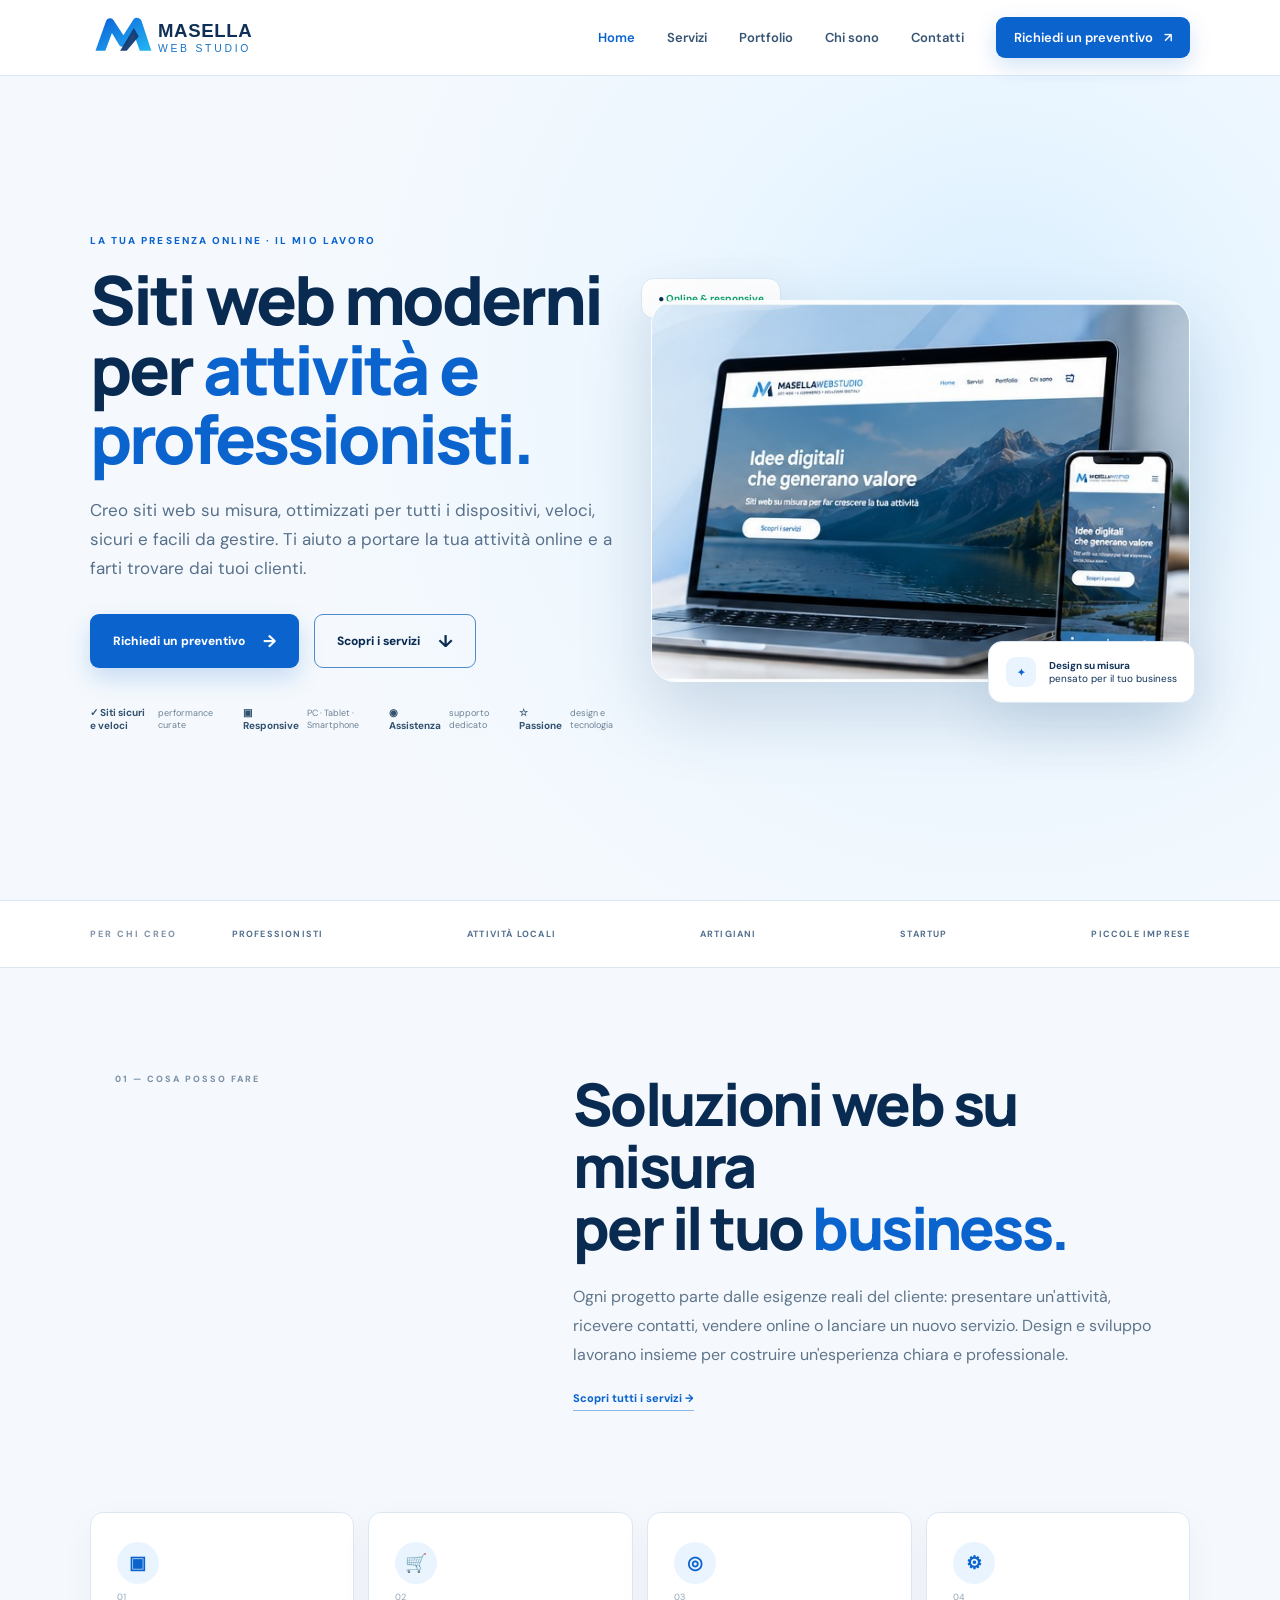
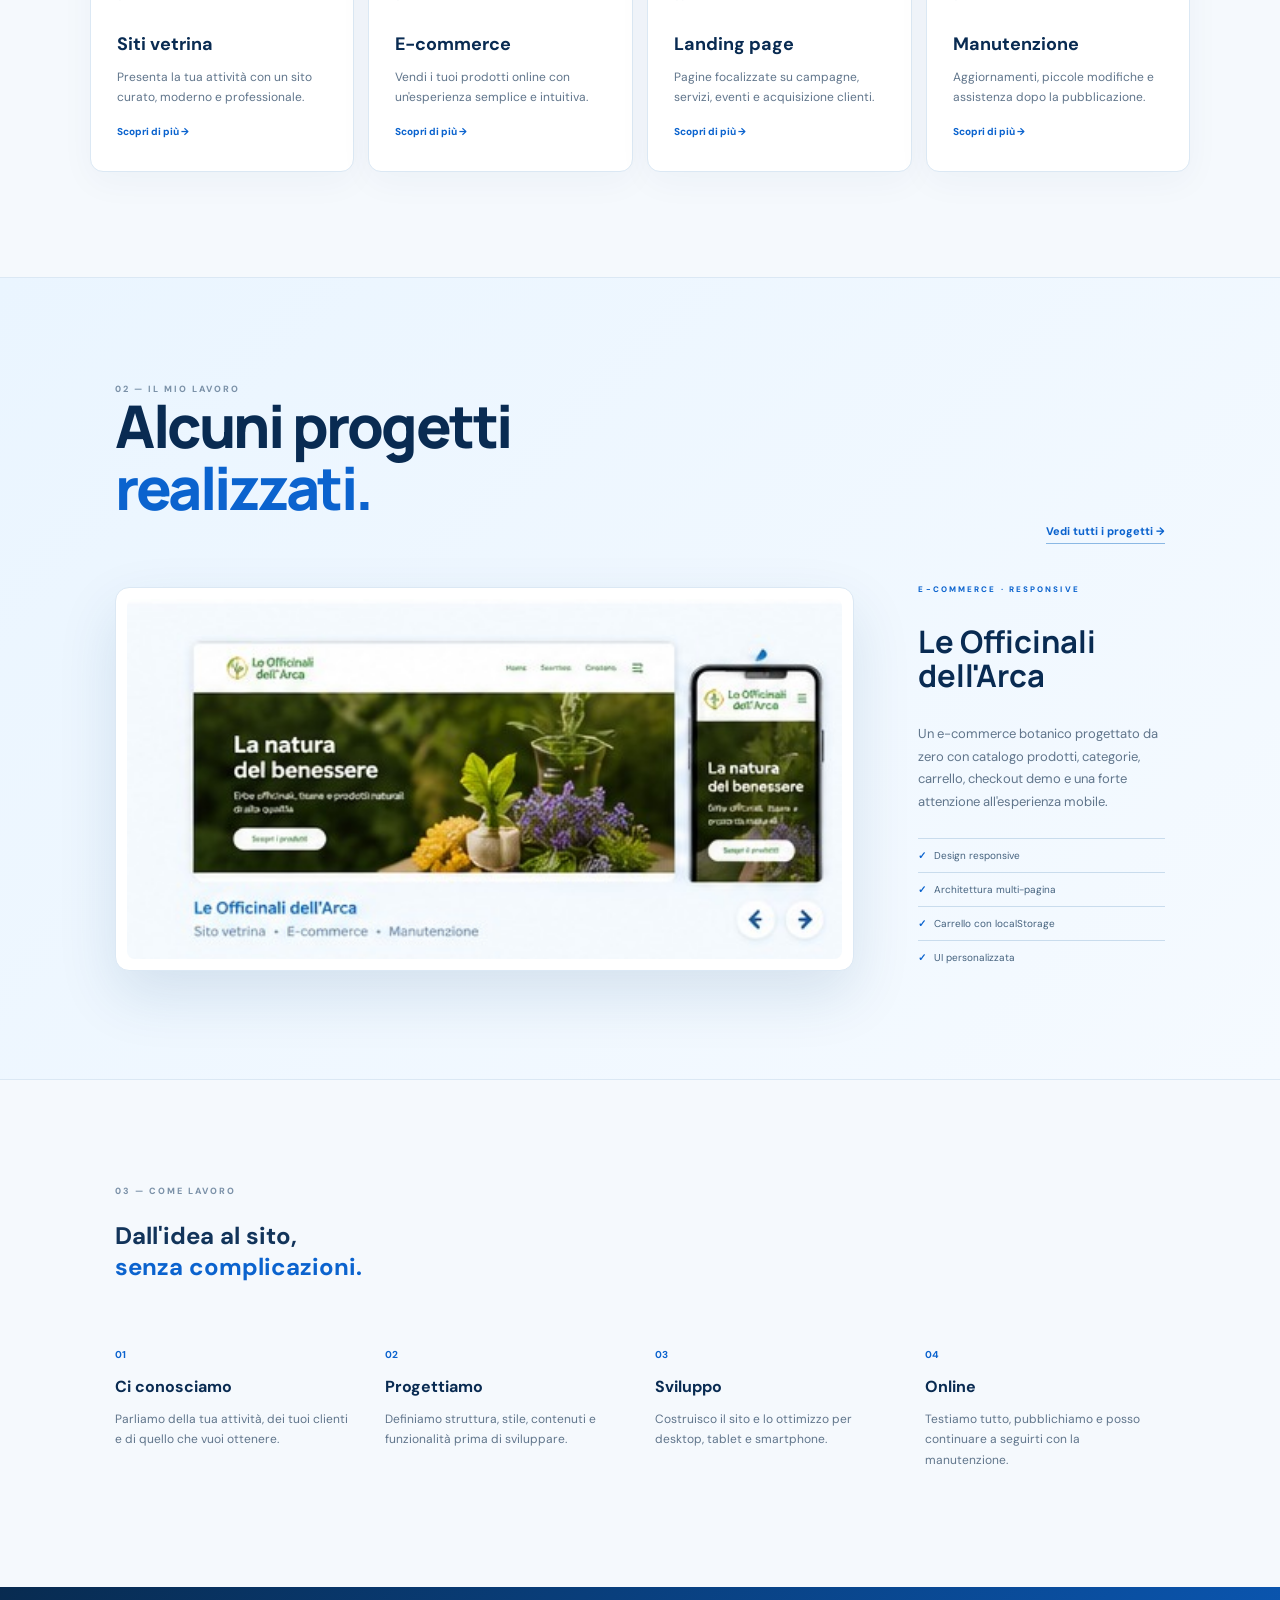
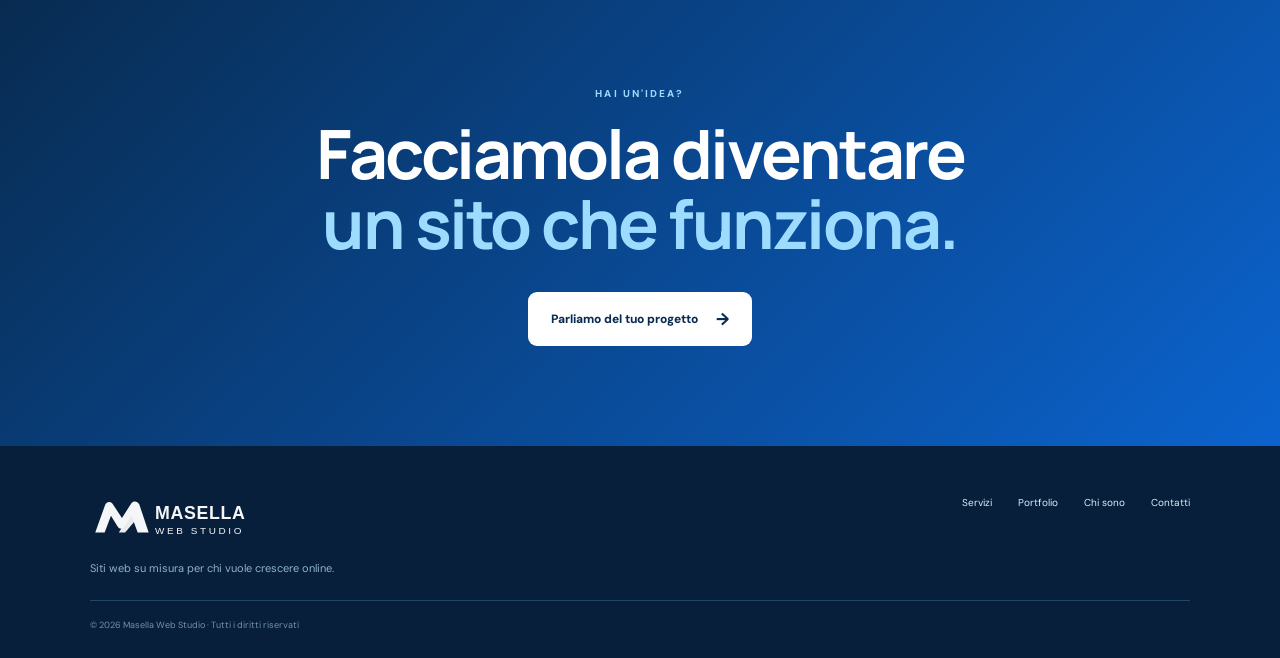
<file: index.html>
<!DOCTYPE html><html lang="it"><head><meta charset="UTF-8"><meta name="viewport" content="width=device-width, initial-scale=1.0"><title>Masella Web Studio — Siti web moderni</title><meta name="description" content="Masella Web Studio crea siti web moderni, responsive e su misura per attività e professionisti."><link rel="icon" href="assets/logo.svg"><link rel="stylesheet" href="css/style.css"></head><body>
<header class="site-header"><a class="brand" href="index.html"><img class="brand-logo" src="assets/logo.svg" alt="Masella Web Studio"></a><button class="menu-toggle" aria-label="Apri menu">☰</button><nav class="nav"><a class="active" href="index.html">Home</a><a href="servizi.html">Servizi</a><a href="portfolio.html">Portfolio</a><a href="chi-siamo.html">Chi sono</a><a href="contatti.html">Contatti</a><a class="nav-cta" href="contatti.html">Richiedi un preventivo <span>↗</span></a></nav></header>
<main>
<section class="hero"><div class="hero-copy"><p class="eyebrow">LA TUA PRESENZA ONLINE · IL MIO LAVORO</p><h1>Siti web moderni<br>per <em>attività e professionisti.</em></h1><p class="hero-text">Creo siti web su misura, ottimizzati per tutti i dispositivi, veloci, sicuri e facili da gestire. Ti aiuto a portare la tua attività online e a farti trovare dai tuoi clienti.</p><div class="hero-actions"><a class="btn btn-blue" href="contatti.html">Richiedi un preventivo <span>→</span></a><a class="btn btn-outline" href="servizi.html">Scopri i servizi <span>↓</span></a></div><div class="hero-proof"><div><strong>✓ Siti sicuri e veloci</strong><span>performance curate</span></div><div><strong>▣ Responsive</strong><span>PC · Tablet · Smartphone</span></div><div><strong>◉ Assistenza</strong><span>supporto dedicato</span></div><div><strong>☆ Passione</strong><span>design e tecnologia</span></div></div></div><div class="hero-visual"><div class="floating-pill">● <b>Online & responsive</b></div><div class="hero-image-wrap"><img src="assets/hero-devices.jpg" alt="Anteprima di un sito web su laptop e smartphone"></div><div class="floating-card"><span class="floating-icon">✦</span><div><b>Design su misura</b><br><span>pensato per il tuo business</span></div></div></div></section>
<section class="trust"><p>PER CHI CREO</p><div><span>PROFESSIONISTI</span><span>ATTIVITÀ LOCALI</span><span>ARTIGIANI</span><span>STARTUP</span><span>PICCOLE IMPRESE</span></div></section>
<section class="section intro"><div class="section-label">01 — COSA POSSO FARE</div><div><h2>Soluzioni web su misura<br>per il tuo <em>business.</em></h2><p>Ogni progetto parte dalle esigenze reali del cliente: presentare un'attività, ricevere contatti, vendere online o lanciare un nuovo servizio. Design e sviluppo lavorano insieme per costruire un'esperienza chiara e professionale.</p><a class="text-link" href="servizi.html">Scopri tutti i servizi →</a></div></section>
<section class="services-preview"><article><div class="service-icon">▣</div><span class="num">01</span><h3>Siti vetrina</h3><p>Presenta la tua attività con un sito curato, moderno e professionale.</p><a href="servizi.html">Scopri di più →</a></article><article><div class="service-icon">🛒</div><span class="num">02</span><h3>E-commerce</h3><p>Vendi i tuoi prodotti online con un'esperienza semplice e intuitiva.</p><a href="servizi.html">Scopri di più →</a></article><article><div class="service-icon">◎</div><span class="num">03</span><h3>Landing page</h3><p>Pagine focalizzate su campagne, servizi, eventi e acquisizione clienti.</p><a href="servizi.html">Scopri di più →</a></article><article><div class="service-icon">⚙</div><span class="num">04</span><h3>Manutenzione</h3><p>Aggiornamenti, piccole modifiche e assistenza dopo la pubblicazione.</p><a href="servizi.html">Scopri di più →</a></article></section>
<section class="section featured"><div class="featured-head"><div><div class="section-label">02 — IL MIO LAVORO</div><h2>Alcuni progetti<br><em>realizzati.</em></h2></div><a class="text-link" href="portfolio.html">Vedi tutti i progetti →</a></div><div class="project-showcase"><div class="project-mock"><img src="assets/officinali-preview.jpg" alt="Anteprima del progetto Le Officinali dell'Arca"></div><div class="project-info"><p class="eyebrow">E-COMMERCE · RESPONSIVE</p><h3>Le Officinali dell'Arca</h3><p>Un e-commerce botanico progettato da zero con catalogo prodotti, categorie, carrello, checkout demo e una forte attenzione all'esperienza mobile.</p><ul><li>Design responsive</li><li>Architettura multi-pagina</li><li>Carrello con localStorage</li><li>UI personalizzata</li></ul></div></div></section>
<section class="process"><div class="section-label">03 — COME LAVORO</div><h2>Dall'idea al sito,<br><em>senza complicazioni.</em></h2><div class="process-grid"><div><b>01</b><h3>Ci conosciamo</h3><p>Parliamo della tua attività, dei tuoi clienti e di quello che vuoi ottenere.</p></div><div><b>02</b><h3>Progettiamo</h3><p>Definiamo struttura, stile, contenuti e funzionalità prima di sviluppare.</p></div><div><b>03</b><h3>Sviluppo</h3><p>Costruisco il sito e lo ottimizzo per desktop, tablet e smartphone.</p></div><div><b>04</b><h3>Online</h3><p>Testiamo tutto, pubblichiamo e posso continuare a seguirti con la manutenzione.</p></div></div></section>
<section class="cta"><p class="eyebrow">HAI UN'IDEA?</p><h2>Facciamola diventare<br><em>un sito che funziona.</em></h2><a class="btn btn-light" href="contatti.html">Parliamo del tuo progetto <span>→</span></a></section>
</main><footer><div><a class="brand footer-brand" href="index.html"><img class="brand-logo" src="assets/logo.svg" alt="Masella Web Studio"></a><p>Siti web su misura per chi vuole crescere online.</p></div><div class="footer-links"><a href="servizi.html">Servizi</a><a href="portfolio.html">Portfolio</a><a href="chi-siamo.html">Chi sono</a><a href="contatti.html">Contatti</a></div><small>© 2026 Masella Web Studio · Tutti i diritti riservati</small></footer><script src="js/site.js"></script></body></html>
</file>
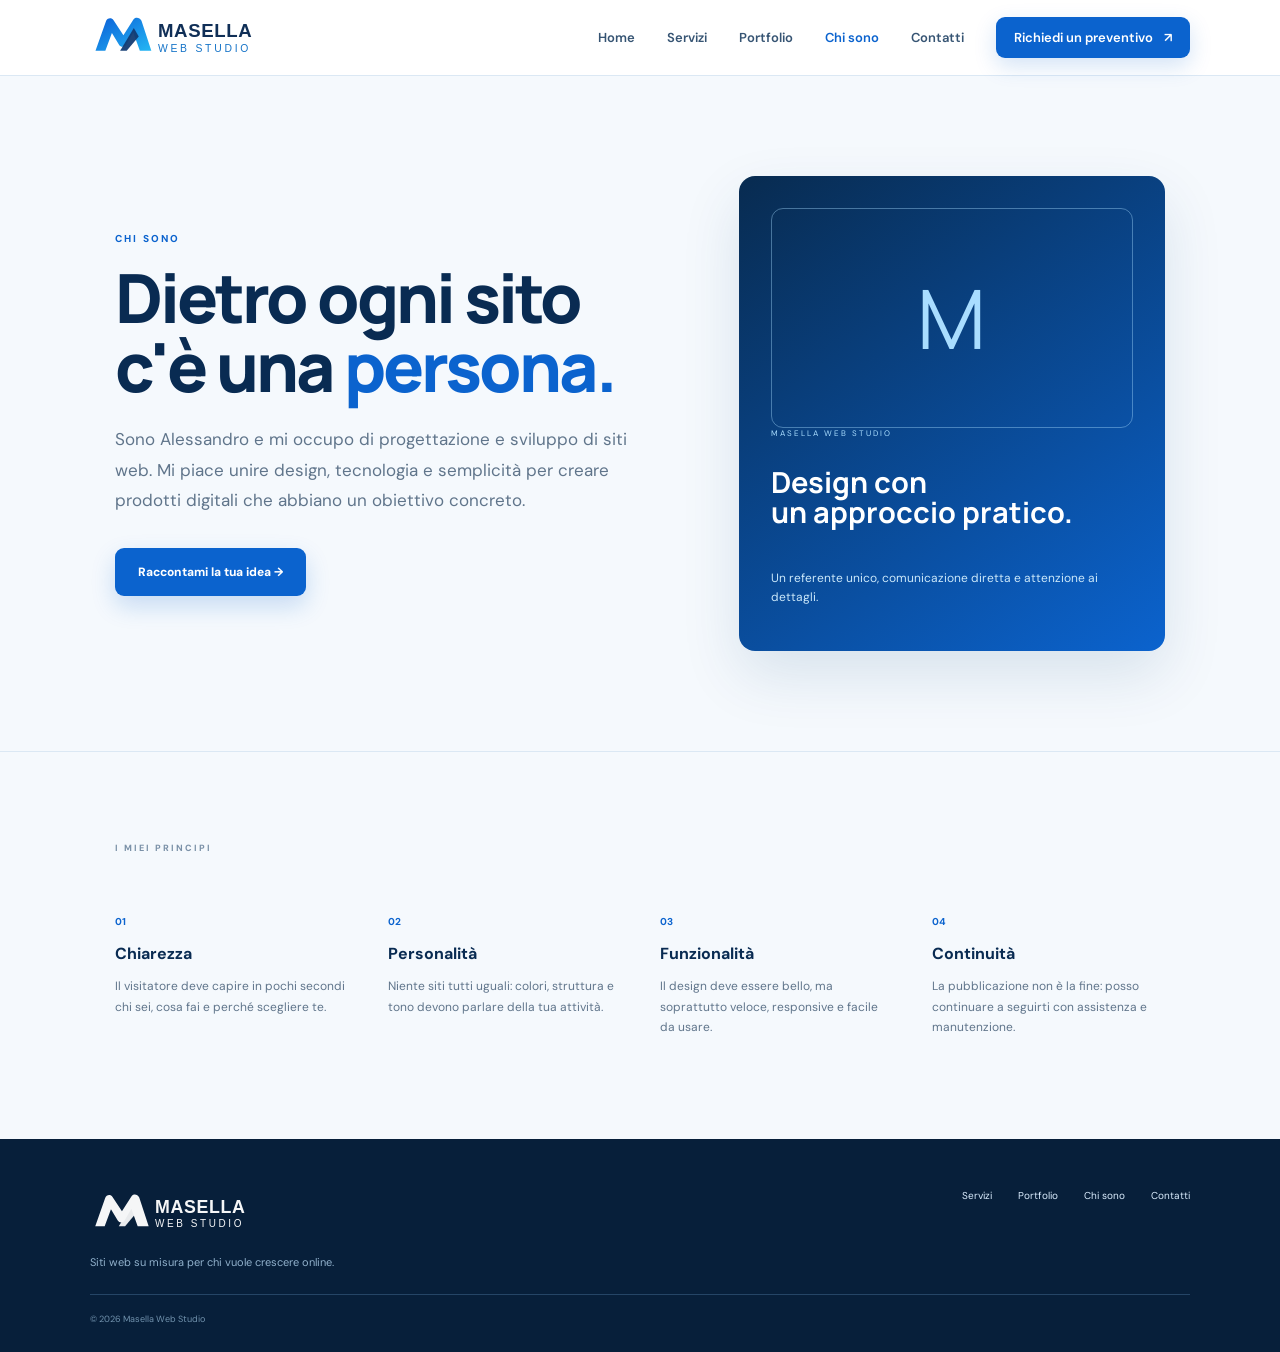
<file: chi-siamo.html>
<!DOCTYPE html><html lang="it"><head><meta charset="UTF-8"><meta name="viewport" content="width=device-width, initial-scale=1.0"><title>Chi sono — Masella Web Studio</title><link rel="icon" href="assets/logo.svg"><link rel="stylesheet" href="css/style.css"></head><body><header class="site-header"><a class="brand" href="index.html"><img class="brand-logo" src="assets/logo.svg" alt="Masella Web Studio"></a><button class="menu-toggle">☰</button><nav class="nav"><a href="index.html">Home</a><a href="servizi.html">Servizi</a><a href="portfolio.html">Portfolio</a><a class="active" href="chi-siamo.html">Chi sono</a><a href="contatti.html">Contatti</a><a class="nav-cta" href="contatti.html">Richiedi un preventivo <span>↗</span></a></nav></header><main><section class="about-hero"><div><p class="eyebrow">CHI SONO</p><h1>Dietro ogni sito<br>c'è una <em>persona.</em></h1><p class="lead">Sono Alessandro e mi occupo di progettazione e sviluppo di siti web. Mi piace unire design, tecnologia e semplicità per creare prodotti digitali che abbiano un obiettivo concreto.</p><a class="btn btn-blue" href="contatti.html">Raccontami la tua idea →</a></div><div class="about-card"><div class="portrait-placeholder">M</div><small>MASELLA WEB STUDIO</small><h3>Design con<br>un approccio pratico.</h3><p>Un referente unico, comunicazione diretta e attenzione ai dettagli.</p></div></section><section class="values"><div class="section-label">I MIEI PRINCIPI</div><div class="value-grid"><article><b>01</b><h3>Chiarezza</h3><p>Il visitatore deve capire in pochi secondi chi sei, cosa fai e perché scegliere te.</p></article><article><b>02</b><h3>Personalità</h3><p>Niente siti tutti uguali: colori, struttura e tono devono parlare della tua attività.</p></article><article><b>03</b><h3>Funzionalità</h3><p>Il design deve essere bello, ma soprattutto veloce, responsive e facile da usare.</p></article><article><b>04</b><h3>Continuità</h3><p>La pubblicazione non è la fine: posso continuare a seguirti con assistenza e manutenzione.</p></article></div></section></main><footer><div><a class="brand footer-brand" href="index.html"><img class="brand-logo" src="assets/logo.svg" alt="Masella Web Studio"></a><p>Siti web su misura per chi vuole crescere online.</p></div><div class="footer-links"><a href="servizi.html">Servizi</a><a href="portfolio.html">Portfolio</a><a href="chi-siamo.html">Chi sono</a><a href="contatti.html">Contatti</a></div><small>© 2026 Masella Web Studio</small></footer><script src="js/site.js"></script></body></html>
</file>
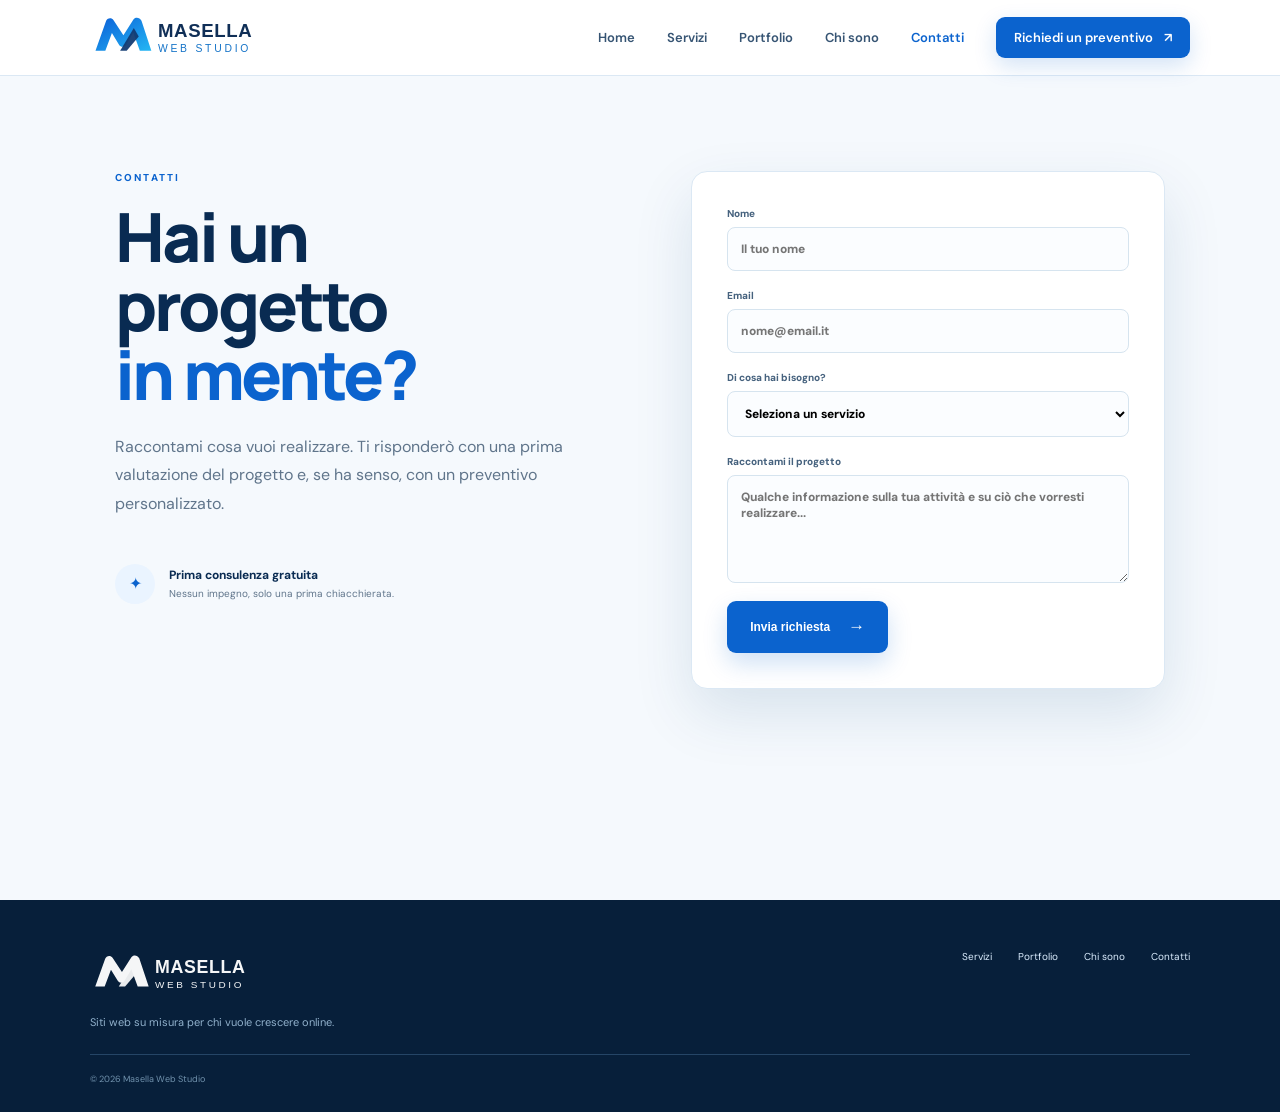
<file: contatti.html>
<!DOCTYPE html><html lang="it"><head><meta charset="UTF-8"><meta name="viewport" content="width=device-width, initial-scale=1.0"><title>Contatti — Masella Web Studio</title><link rel="icon" href="assets/logo.svg"><link rel="stylesheet" href="css/style.css"></head><body><header class="site-header"><a class="brand" href="index.html"><img class="brand-logo" src="assets/logo.svg" alt="Masella Web Studio"></a><button class="menu-toggle">☰</button><nav class="nav"><a href="index.html">Home</a><a href="servizi.html">Servizi</a><a href="portfolio.html">Portfolio</a><a href="chi-siamo.html">Chi sono</a><a class="active" href="contatti.html">Contatti</a><a class="nav-cta" href="contatti.html">Richiedi un preventivo <span>↗</span></a></nav></header><main><section class="contact-page"><div class="contact-copy"><p class="eyebrow">CONTATTI</p><h1>Hai un progetto<br><em>in mente?</em></h1><p>Raccontami cosa vuoi realizzare. Ti risponderò con una prima valutazione del progetto e, se ha senso, con un preventivo personalizzato.</p><div class="contact-note"><span>✦</span><div><b>Prima consulenza gratuita</b><small>Nessun impegno, solo una prima chiacchierata.</small></div></div></div><form class="contact-form" onsubmit="return fakeSubmit(event)"><label>Nome<input type="text" placeholder="Il tuo nome" required></label><label>Email<input type="email" placeholder="nome@email.it" required></label><label>Di cosa hai bisogno?<select required><option value="">Seleziona un servizio</option><option>Sito vetrina</option><option>E-commerce</option><option>Landing page</option><option>Restyling</option><option>Manutenzione</option></select></label><label>Raccontami il progetto<textarea rows="5" placeholder="Qualche informazione sulla tua attività e su ciò che vorresti realizzare..."></textarea></label><button class="btn btn-blue" type="submit">Invia richiesta <span>→</span></button><p class="form-note" id="formMessage"></p></form></section></main><footer><div><a class="brand footer-brand" href="index.html"><img class="brand-logo" src="assets/logo.svg" alt="Masella Web Studio"></a><p>Siti web su misura per chi vuole crescere online.</p></div><div class="footer-links"><a href="servizi.html">Servizi</a><a href="portfolio.html">Portfolio</a><a href="chi-siamo.html">Chi sono</a><a href="contatti.html">Contatti</a></div><small>© 2026 Masella Web Studio</small></footer><script src="js/site.js"></script></body></html>
</file>
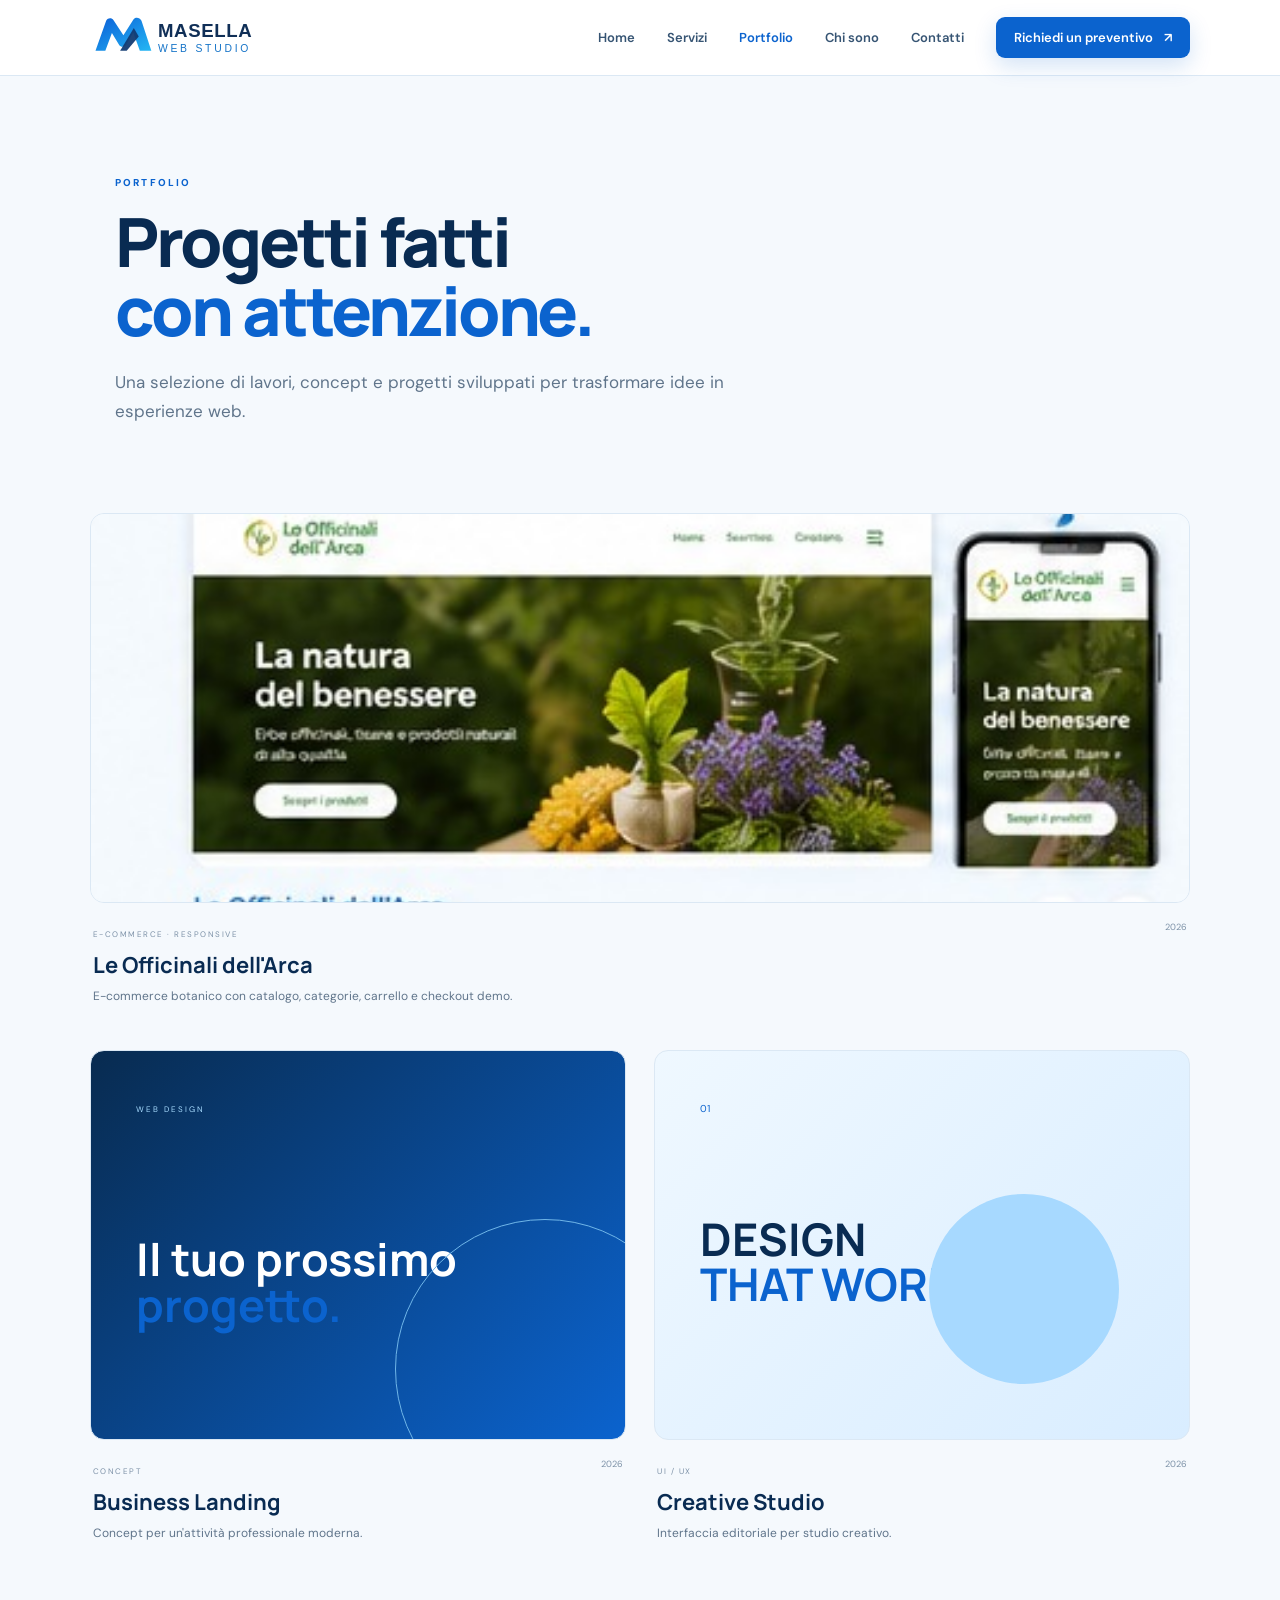
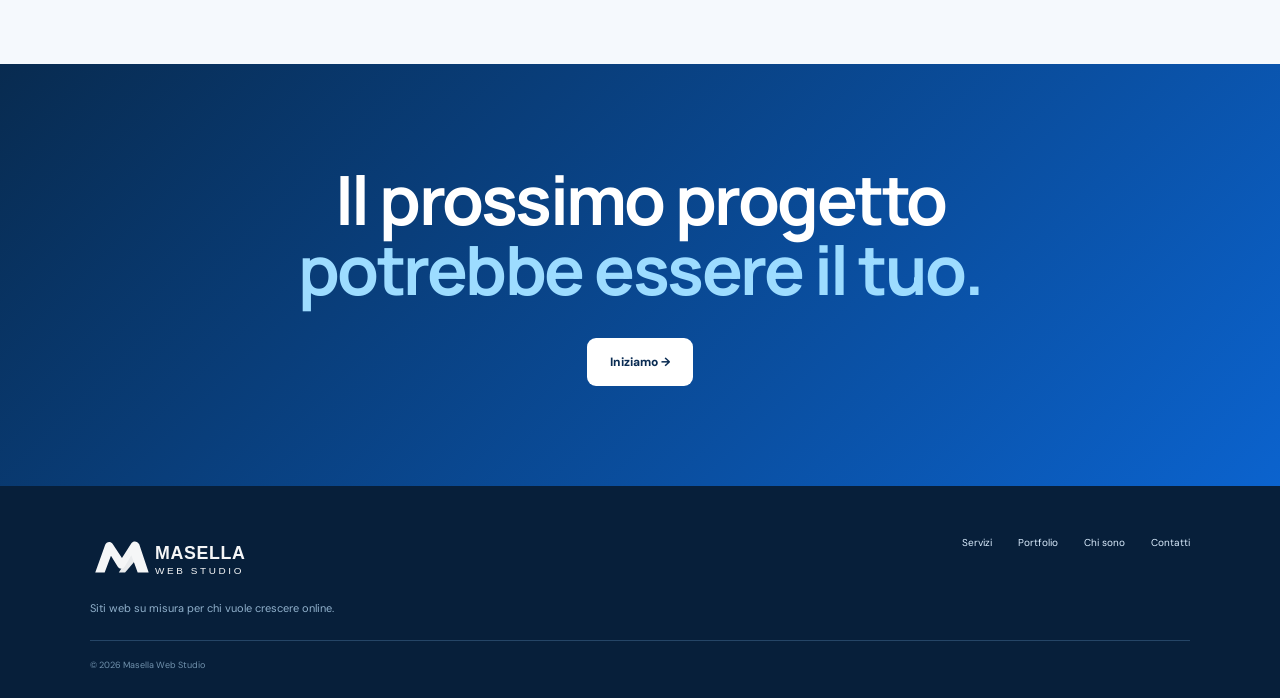
<file: portfolio.html>
<!DOCTYPE html><html lang="it"><head><meta charset="UTF-8"><meta name="viewport" content="width=device-width, initial-scale=1.0"><title>Portfolio — Masella Web Studio</title><link rel="icon" href="assets/logo.svg"><link rel="stylesheet" href="css/style.css"></head><body><header class="site-header"><a class="brand" href="index.html"><img class="brand-logo" src="assets/logo.svg" alt="Masella Web Studio"></a><button class="menu-toggle">☰</button><nav class="nav"><a href="index.html">Home</a><a href="servizi.html">Servizi</a><a class="active" href="portfolio.html">Portfolio</a><a href="chi-siamo.html">Chi sono</a><a href="contatti.html">Contatti</a><a class="nav-cta" href="contatti.html">Richiedi un preventivo <span>↗</span></a></nav></header><main><section class="page-hero"><p class="eyebrow">PORTFOLIO</p><h1>Progetti fatti<br><em>con attenzione.</em></h1><p>Una selezione di lavori, concept e progetti sviluppati per trasformare idee in esperienze web.</p></section><section class="portfolio-grid"><article class="portfolio-card large"><div class="portfolio-art officinali"><img src="assets/officinali-preview.jpg" alt="Le Officinali dell'Arca"></div><div class="portfolio-meta"><div><small>E-COMMERCE · RESPONSIVE</small><h2>Le Officinali dell'Arca</h2><p>E-commerce botanico con catalogo, categorie, carrello e checkout demo.</p></div><span>2026</span></div></article><article class="portfolio-card"><div class="portfolio-art dark-art"><small>WEB DESIGN</small><h3>Il tuo prossimo<br><em>progetto.</em></h3><div class="art-grid"></div></div><div class="portfolio-meta"><div><small>CONCEPT</small><h2>Business Landing</h2><p>Concept per un'attività professionale moderna.</p></div><span>2026</span></div></article><article class="portfolio-card"><div class="portfolio-art cream-art"><span>01</span><h3>DESIGN<br><em>THAT WORKS.</em></h3><div class="circle-art"></div></div><div class="portfolio-meta"><div><small>UI / UX</small><h2>Creative Studio</h2><p>Interfaccia editoriale per studio creativo.</p></div><span>2026</span></div></article></section><section class="cta slim"><h2>Il prossimo progetto<br><em>potrebbe essere il tuo.</em></h2><a class="btn btn-light" href="contatti.html">Iniziamo →</a></section></main><footer><div><a class="brand footer-brand" href="index.html"><img class="brand-logo" src="assets/logo.svg" alt="Masella Web Studio"></a><p>Siti web su misura per chi vuole crescere online.</p></div><div class="footer-links"><a href="servizi.html">Servizi</a><a href="portfolio.html">Portfolio</a><a href="chi-siamo.html">Chi sono</a><a href="contatti.html">Contatti</a></div><small>© 2026 Masella Web Studio</small></footer><script src="js/site.js"></script></body></html>
</file>
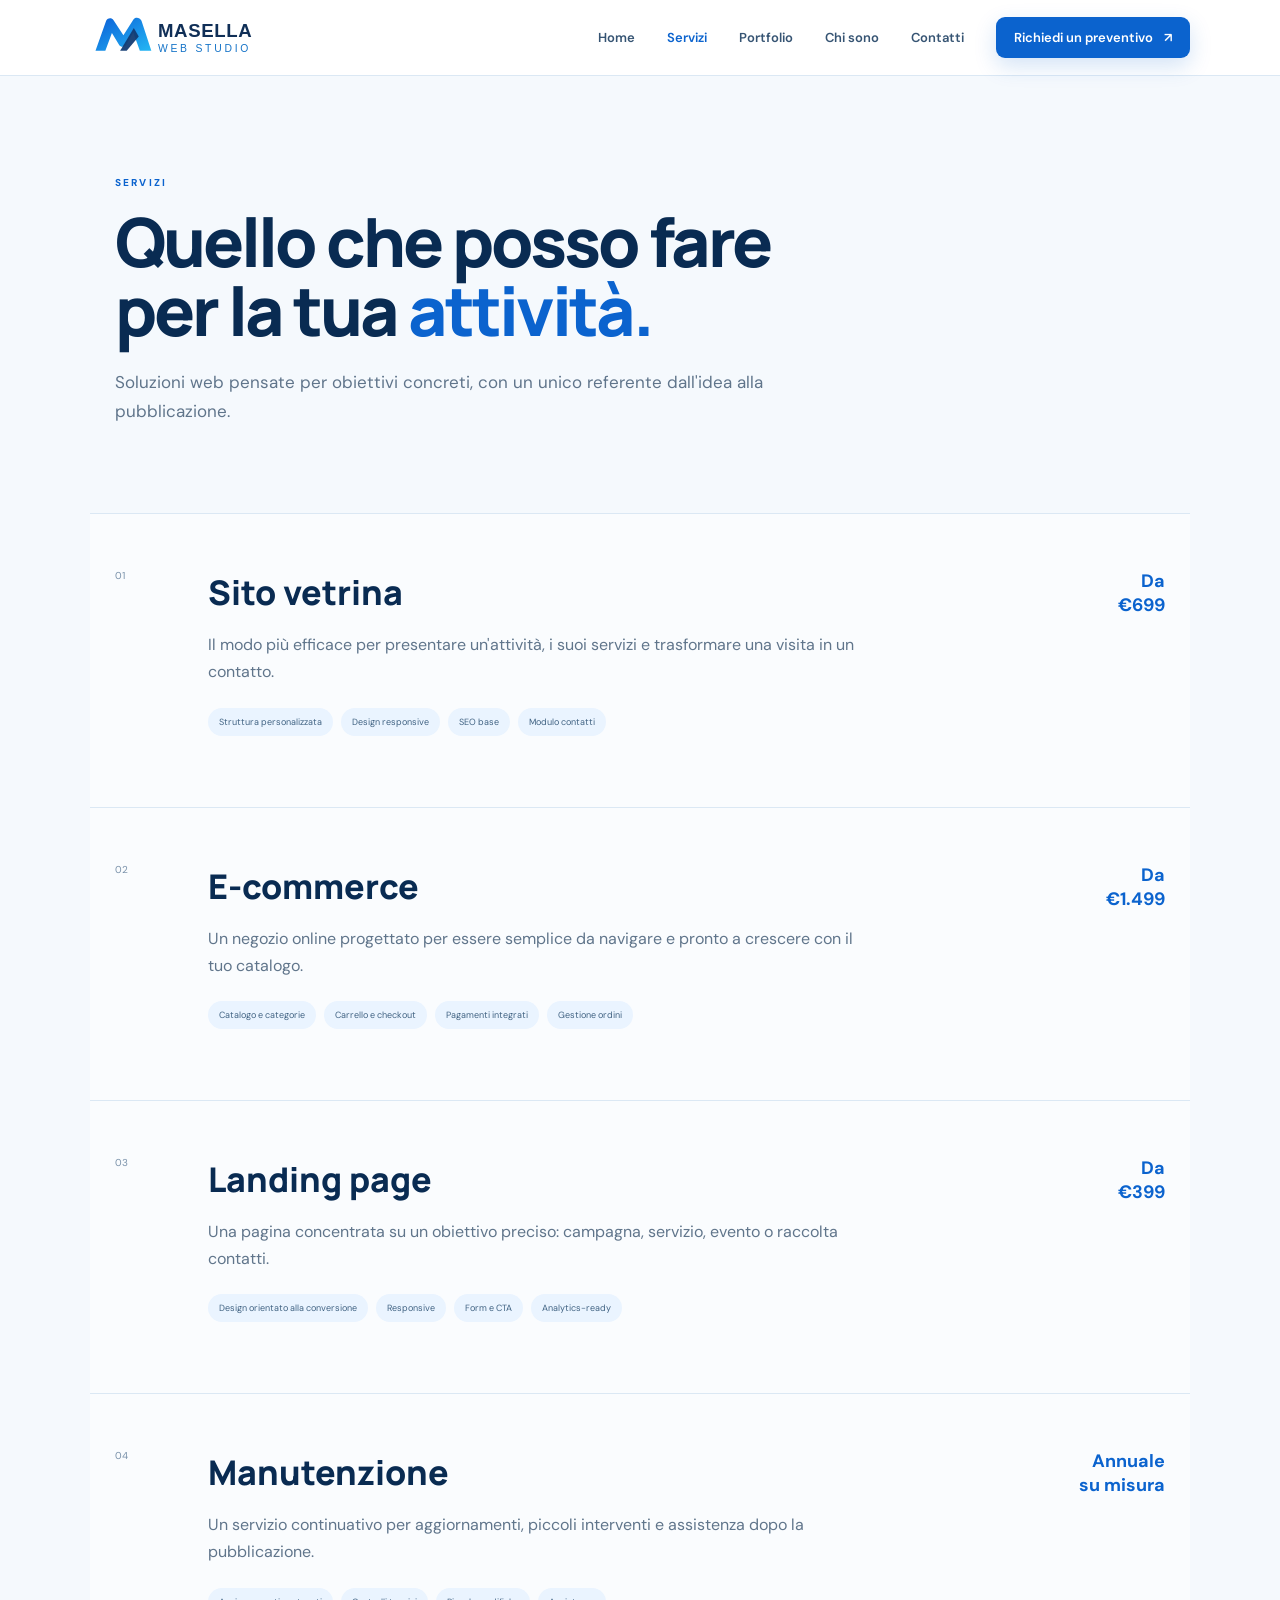
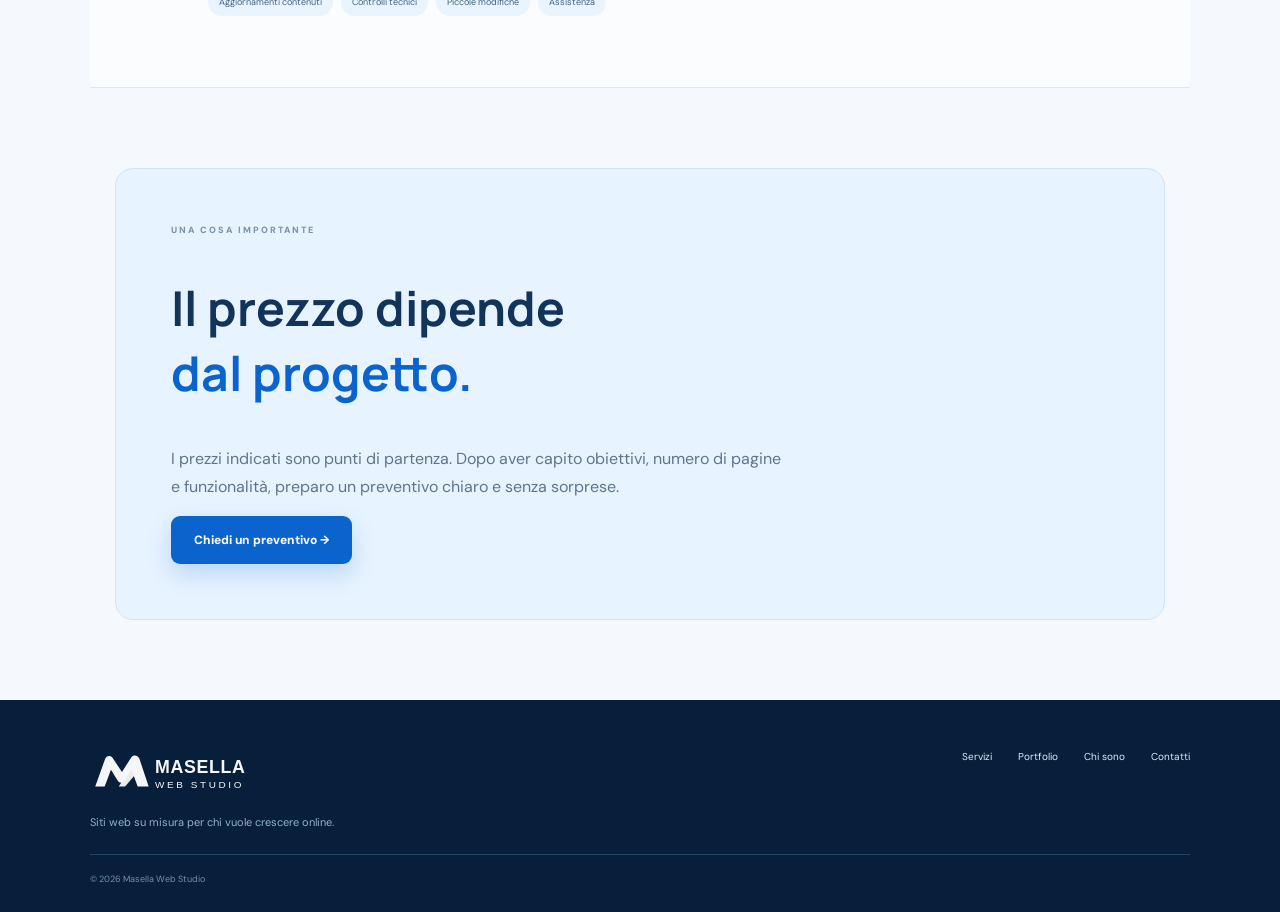
<file: servizi.html>
<!DOCTYPE html><html lang="it"><head><meta charset="UTF-8"><meta name="viewport" content="width=device-width, initial-scale=1.0"><title>Servizi — Masella Web Studio</title><link rel="icon" href="assets/logo.svg"><link rel="stylesheet" href="css/style.css"></head><body><header class="site-header"><a class="brand" href="index.html"><img class="brand-logo" src="assets/logo.svg" alt="Masella Web Studio"></a><button class="menu-toggle">☰</button><nav class="nav"><a href="index.html">Home</a><a class="active" href="servizi.html">Servizi</a><a href="portfolio.html">Portfolio</a><a href="chi-siamo.html">Chi sono</a><a href="contatti.html">Contatti</a><a class="nav-cta" href="contatti.html">Richiedi un preventivo <span>↗</span></a></nav></header><main><section class="page-hero"><p class="eyebrow">SERVIZI</p><h1>Quello che posso fare<br>per la tua <em>attività.</em></h1><p>Soluzioni web pensate per obiettivi concreti, con un unico referente dall'idea alla pubblicazione.</p></section><section class="service-list"><article><span>01</span><div><h2>Sito vetrina</h2><p>Il modo più efficace per presentare un'attività, i suoi servizi e trasformare una visita in un contatto.</p><ul><li>Struttura personalizzata</li><li>Design responsive</li><li>SEO base</li><li>Modulo contatti</li></ul></div><strong>Da<br>€699</strong></article><article><span>02</span><div><h2>E-commerce</h2><p>Un negozio online progettato per essere semplice da navigare e pronto a crescere con il tuo catalogo.</p><ul><li>Catalogo e categorie</li><li>Carrello e checkout</li><li>Pagamenti integrati</li><li>Gestione ordini</li></ul></div><strong>Da<br>€1.499</strong></article><article><span>03</span><div><h2>Landing page</h2><p>Una pagina concentrata su un obiettivo preciso: campagna, servizio, evento o raccolta contatti.</p><ul><li>Design orientato alla conversione</li><li>Responsive</li><li>Form e CTA</li><li>Analytics-ready</li></ul></div><strong>Da<br>€399</strong></article><article><span>04</span><div><h2>Manutenzione</h2><p>Un servizio continuativo per aggiornamenti, piccoli interventi e assistenza dopo la pubblicazione.</p><ul><li>Aggiornamenti contenuti</li><li>Controlli tecnici</li><li>Piccole modifiche</li><li>Assistenza</li></ul></div><strong>Annuale<br>su misura</strong></article></section><section class="note"><div class="section-label">UNA COSA IMPORTANTE</div><h2>Il prezzo dipende<br><em>dal progetto.</em></h2><p>I prezzi indicati sono punti di partenza. Dopo aver capito obiettivi, numero di pagine e funzionalità, preparo un preventivo chiaro e senza sorprese.</p><a class="btn btn-blue" href="contatti.html">Chiedi un preventivo →</a></section></main><footer><div><a class="brand footer-brand" href="index.html"><img class="brand-logo" src="assets/logo.svg" alt="Masella Web Studio"></a><p>Siti web su misura per chi vuole crescere online.</p></div><div class="footer-links"><a href="servizi.html">Servizi</a><a href="portfolio.html">Portfolio</a><a href="chi-siamo.html">Chi sono</a><a href="contatti.html">Contatti</a></div><small>© 2026 Masella Web Studio</small></footer><script src="js/site.js"></script></body></html>
</file>
<file: css/style.css>
@import url('https://fonts.googleapis.com/css2?family=DM+Sans:wght@400;500;600;700&family=Manrope:wght@600;700;800&display=swap');
:root{--blue:#0b63ce;--blue2:#1479dc;--cyan:#27b8f3;--navy:#092b52;--ink:#12345a;--muted:#60758b;--paper:#f5f9fd;--white:#fff;--pale:#eaf4ff;--line:#dbe8f4;--dark:#082b50;--shadow:0 24px 60px rgba(12,62,112,.12)}
*{box-sizing:border-box}html{scroll-behavior:smooth}body{margin:0;background:var(--paper);color:var(--ink);font-family:'DM Sans',sans-serif}a{text-decoration:none;color:inherit}img{max-width:100%;display:block}.site-header{height:76px;background:rgba(255,255,255,.95);backdrop-filter:blur(14px);border-bottom:1px solid var(--line);display:flex;align-items:center;justify-content:space-between;padding:0 7vw;position:sticky;top:0;z-index:50}.brand-logo{width:230px;height:auto}.nav{display:flex;align-items:center;gap:32px;font-size:13px;font-weight:600}.nav>a{color:#365473}.nav>a:hover,.nav>a.active{color:var(--blue)}.nav-cta{background:var(--blue);color:#fff!important;padding:12px 18px;border-radius:9px;box-shadow:0 8px 22px rgba(11,99,206,.18)}.nav-cta:hover{background:#0955b1}.nav-cta span{margin-left:8px}.menu-toggle{display:none;background:none;border:0;font-size:27px;color:var(--navy);cursor:pointer}.hero{min-height:calc(100vh - 76px);display:grid;grid-template-columns:1fr 1.03fr;align-items:center;gap:3vw;padding:55px 7vw 65px;overflow:hidden;background:radial-gradient(circle at 78% 35%,#d9efff 0,#edf7ff 30%,#f5f9fd 64%,#f5f9fd 100%)}.hero-copy{position:relative;z-index:2}.eyebrow{font-size:10px;font-weight:800;letter-spacing:2.1px;color:var(--blue);margin:0 0 18px}.hero h1,.page-hero h1,.about-hero h1,.contact-page h1{font-family:'Manrope',sans-serif;font-size:clamp(48px,5.3vw,76px);line-height:1.02;letter-spacing:-3px;margin:0 0 23px;font-weight:800;color:var(--navy)}h1 em,h2 em,h3 em{font-style:normal;color:var(--blue)}.hero-text{max-width:610px;color:#58708a;font-size:17px;line-height:1.72}.hero-actions{display:flex;align-items:center;gap:15px;margin-top:30px}.btn{display:inline-flex;align-items:center;justify-content:center;gap:18px;padding:15px 22px;border-radius:9px;font-size:12px;font-weight:800;border:1px solid transparent;cursor:pointer}.btn-blue{background:var(--blue);color:#fff;box-shadow:0 10px 25px rgba(11,99,206,.2)}.btn-blue:hover{background:#0756b4}.btn-outline{background:transparent;border-color:#4e8ccc;color:var(--navy)}.btn-light{background:#fff;color:var(--navy)}.btn span{font-size:17px}.hero-proof{display:flex;gap:30px;margin-top:38px}.hero-proof div{display:flex;align-items:center;gap:8px;color:#31516f}.hero-proof strong{font-size:10px}.hero-proof span{font-size:9px;color:#6c8095}.hero-visual{position:relative;min-height:520px;display:flex;align-items:center;justify-content:center}.hero-image-wrap{width:min(690px,100%);border-radius:24px;overflow:hidden;box-shadow:0 30px 75px rgba(11,62,111,.18);border:1px solid rgba(255,255,255,.8);transform:translateY(8px)}.hero-image-wrap img{width:100%;height:380px;object-fit:cover;object-position:center}.floating-pill{position:absolute;left:-10px;top:55px;background:#fff;border:1px solid var(--line);box-shadow:var(--shadow);border-radius:13px;padding:13px 16px;font-size:10px;font-weight:700;color:var(--navy)}.floating-pill b{color:#12a36d}.floating-card{position:absolute;right:-5px;bottom:40px;background:#fff;border:1px solid var(--line);box-shadow:var(--shadow);border-radius:14px;padding:15px 17px;display:flex;gap:13px;align-items:center;font-size:10px}.floating-icon{width:30px;height:30px;border-radius:9px;background:var(--pale);color:var(--blue);display:grid;place-items:center;font-weight:800}.trust{background:#fff;border-top:1px solid var(--line);border-bottom:1px solid var(--line);padding:18px 7vw;display:flex;align-items:center;gap:55px}.trust p{font-size:9px;font-weight:800;letter-spacing:2px;color:#8294a8}.trust div{display:flex;justify-content:space-between;gap:30px;flex:1;flex-wrap:wrap}.trust span{font-size:9px;font-weight:700;letter-spacing:1.2px;color:#54708e}.section{padding:105px 9vw}.section-label{font-size:9px;letter-spacing:2px;color:#7b91a8;font-weight:800}.intro{display:grid;grid-template-columns:.75fr 1.25fr;gap:8vw}.section h2{font-family:'Manrope',sans-serif;font-size:clamp(39px,4.6vw,63px);line-height:1.05;font-weight:800;letter-spacing:-2.5px;margin:0 0 25px;color:var(--navy)}.intro p{max-width:650px;color:var(--muted);font-size:16px;line-height:1.8}.text-link{font-size:11px;font-weight:800;color:var(--blue);border-bottom:1px solid #8bb8e4;padding-bottom:5px}.services-preview{padding:0 7vw 105px;display:grid;grid-template-columns:repeat(4,1fr);gap:14px}.services-preview article{background:#fff;border:1px solid var(--line);border-radius:13px;padding:29px 26px 31px;min-height:245px;box-shadow:0 10px 35px rgba(12,62,112,.04);transition:.2s}.services-preview article:hover{transform:translateY(-4px);box-shadow:var(--shadow)}.service-icon{width:42px;height:42px;border-radius:50%;display:grid;place-items:center;background:var(--pale);color:var(--blue);font-size:18px;font-weight:800}.services-preview span.num{font-size:9px;color:#91a5b9}.services-preview h3{font-size:18px;margin:27px 0 10px;color:var(--navy)}.services-preview p{font-size:12px;color:var(--muted);line-height:1.65}.services-preview a{font-size:10px;color:var(--blue);font-weight:800}.featured{background:linear-gradient(135deg,#eaf5ff,#f5faff);border-top:1px solid var(--line);border-bottom:1px solid var(--line)}.featured-head{display:flex;justify-content:space-between;align-items:end;margin-bottom:40px}.project-showcase{display:grid;grid-template-columns:1.5fr .5fr;gap:5vw;align-items:center}.project-mock{background:#fff;border:1px solid var(--line);padding:11px;border-radius:14px;box-shadow:var(--shadow)}.project-mock img{width:100%;height:360px;object-fit:cover;object-position:center;border-radius:8px}.project-info .eyebrow{font-size:8px}.project-info h3{font-family:'Manrope';font-size:31px;line-height:1.08;color:var(--navy)}.project-info>p:not(.eyebrow){font-size:13px;line-height:1.75;color:var(--muted)}.project-info ul{list-style:none;padding:0;margin:24px 0 0}.project-info li{font-size:10px;border-top:1px solid #c9dced;padding:10px 0;color:#45627e}.project-info li::before{content:'✓';color:var(--blue);font-weight:800;margin-right:8px}.process{padding:105px 9vw}.process>h2{margin-top:23px}.process-grid{display:grid;grid-template-columns:repeat(4,1fr);gap:30px;margin-top:60px}.process-grid b,.value-grid b{color:var(--blue);font-size:10px}.process-grid h3,.value-grid h3{font-size:16px;margin:13px 0 9px;color:var(--navy)}.process-grid p,.value-grid p{font-size:12px;line-height:1.7;color:var(--muted)}.cta{background:linear-gradient(135deg,#082b50,#0b63ce);color:white;text-align:center;padding:100px 20px}.cta .eyebrow{color:#9ed8ff}.cta h2{font-family:'Manrope';font-size:clamp(42px,5.6vw,68px);line-height:1.03;margin:0 0 34px;letter-spacing:-2.5px;color:#fff}.cta h2 em{color:#9ddcff}.page-hero{padding:100px 9vw 70px;max-width:1000px}.page-hero>p:last-child{max-width:680px;color:var(--muted);font-size:17px;line-height:1.7}.service-list{border-top:1px solid var(--line);margin:0 7vw}.service-list article{display:grid;grid-template-columns:65px 1fr 120px;gap:28px;padding:55px 25px;border-bottom:1px solid var(--line);align-items:start;background:rgba(255,255,255,.55)}.service-list article>span{font-size:10px;color:#7890a9}.service-list h2{font-family:'Manrope';font-size:34px;font-weight:800;margin:0 0 14px;color:var(--navy)}.service-list p{color:var(--muted);max-width:650px;line-height:1.7}.service-list ul{padding:0;list-style:none;display:flex;flex-wrap:wrap;gap:8px;margin-top:22px}.service-list li{font-size:9px;background:var(--pale);border-radius:20px;padding:8px 11px;color:#416383}.service-list article>strong{text-align:right;color:var(--blue);font-size:18px}.note{margin:80px 9vw;padding:55px;background:#e7f3ff;border:1px solid #cfe5f7;border-radius:18px}.note h2{font-family:'Manrope';font-size:48px}.note p{color:var(--muted);max-width:620px;line-height:1.7}.portfolio-grid{padding:0 7vw 105px;display:grid;grid-template-columns:1fr 1fr;gap:28px}.portfolio-card.large{grid-column:1/-1}.portfolio-art{height:390px;border-radius:14px;overflow:hidden;position:relative;border:1px solid var(--line)}.officinali{background:#dceeff;padding:0}.officinali img{width:100%;height:100%;object-fit:cover}.dark-art{background:linear-gradient(135deg,#082b50,#0b63ce);color:#fff;padding:45px}.dark-art small{letter-spacing:2px;font-size:8px;color:#a8dcff}.dark-art h3{font-family:'Manrope';font-size:45px;line-height:1.02;margin-top:120px}.art-grid{position:absolute;right:-70px;bottom:-80px;width:300px;height:300px;border:1px solid #70b6e8;border-radius:50%}.cream-art{background:linear-gradient(135deg,#eff8ff,#d9edff);padding:45px}.cream-art>span{font-size:10px;color:var(--blue)}.cream-art h3{font-family:'Manrope';font-size:45px;line-height:1;margin-top:100px;color:var(--navy)}.circle-art{position:absolute;width:190px;height:190px;border-radius:50%;background:#a7d9ff;right:70px;bottom:55px}.portfolio-meta{display:flex;justify-content:space-between;padding:18px 3px}.portfolio-meta small{font-size:8px;letter-spacing:1.5px;color:#7c91a7}.portfolio-meta h2{font-family:'Manrope';font-size:22px;color:var(--navy);margin:8px 0}.portfolio-meta p{font-size:12px;color:var(--muted);margin:0}.portfolio-meta>span{font-size:9px;color:#7c91a7}.about-hero{display:grid;grid-template-columns:1.1fr .9fr;gap:8vw;padding:100px 9vw;align-items:center}.about-hero .lead{font-size:17px;line-height:1.8;color:var(--muted);max-width:650px;margin-bottom:32px}.about-card{background:linear-gradient(145deg,#082b50,#0b63ce);color:white;padding:32px;min-height:420px;border-radius:16px;box-shadow:var(--shadow);display:flex;flex-direction:column;justify-content:end}.portrait-placeholder{height:220px;display:grid;place-items:center;font-family:'Manrope';font-size:82px;color:#a9ddff;border:1px solid rgba(169,221,255,.4);margin-bottom:auto;border-radius:12px}.about-card small{font-size:8px;letter-spacing:2px;color:#a9ddff}.about-card h3{font-family:'Manrope';font-size:29px;line-height:1.05;color:#fff}.about-card p{font-size:12px;color:#cbe8fa;line-height:1.6}.values{padding:90px 9vw;border-top:1px solid var(--line)}.value-grid{display:grid;grid-template-columns:repeat(4,1fr);gap:40px;margin-top:55px}.contact-page{min-height:calc(100vh - 76px);display:grid;grid-template-columns:1fr 1fr;gap:8vw;padding:95px 9vw;align-items:start}.contact-copy>p:not(.eyebrow){font-size:16px;line-height:1.8;color:var(--muted);max-width:510px}.contact-note{display:flex;gap:14px;margin-top:45px;align-items:center}.contact-note>span{width:40px;height:40px;border-radius:50%;background:var(--pale);display:grid;place-items:center;color:var(--blue)}.contact-note b{display:block;font-size:12px;color:var(--navy)}.contact-note small{display:block;font-size:10px;color:var(--muted);margin-top:4px}.contact-form{background:#fff;border:1px solid var(--line);border-radius:16px;padding:35px;box-shadow:var(--shadow)}.contact-form label{display:block;font-size:10px;font-weight:800;margin-bottom:18px;color:#46627e}.contact-form input,.contact-form select,.contact-form textarea{display:block;width:100%;margin-top:7px;border:1px solid #d6e4ef;background:#fbfdff;border-radius:8px;padding:13px;font:inherit;font-size:12px;outline:none}.contact-form input:focus,.contact-form select:focus,.contact-form textarea:focus{border-color:#4f9bdf;box-shadow:0 0 0 3px #e5f2ff}.contact-form textarea{resize:vertical}.form-note{display:none;font-size:10px;line-height:1.5;color:#08704e;margin-top:14px}.form-note.show{display:block}footer{background:#071f3a;color:#dceeff;padding:50px 7vw 27px;display:grid;grid-template-columns:1fr auto;gap:25px}.footer-brand .brand-logo{width:220px;filter:brightness(0) invert(1) opacity(.96)}footer p{font-size:11px;color:#91b1cc;margin:17px 0 0}.footer-links{display:flex;gap:26px;align-items:start;font-size:10px}.footer-links a:hover{color:#fff}footer>small{grid-column:1/-1;border-top:1px solid #254566;padding-top:18px;color:#7192ad;font-size:9px}
@media(max-width:950px){.site-header{height:70px;padding:0 22px}.brand-logo{width:190px}.nav{position:absolute;top:70px;left:12px;right:12px;background:#fff;border:1px solid var(--line);box-shadow:var(--shadow);padding:8px;display:none;flex-direction:column;align-items:stretch;gap:0;border-radius:12px}.nav.open{display:flex}.nav>a{padding:14px;border-bottom:1px solid #edf3f8}.nav>a:last-child{border-bottom:0;text-align:center}.nav-cta{margin-top:5px}.menu-toggle{display:block}.hero{grid-template-columns:1fr;padding:55px 22px 65px}.hero h1{font-size:55px}.hero-visual{min-height:430px;margin-top:10px}.hero-image-wrap img{height:330px}.floating-pill{left:0;top:20px}.floating-card{right:0;bottom:15px}.hero-proof{gap:17px;flex-wrap:wrap}.trust{display:block;padding:20px 22px}.trust p{margin-bottom:17px}.trust div{gap:14px}.intro{grid-template-columns:1fr;gap:28px}.section{padding:80px 22px}.services-preview{grid-template-columns:1fr 1fr;padding:0 22px 80px}.project-showcase{grid-template-columns:1fr}.project-mock img{height:310px}.process{padding:80px 22px}.process-grid{grid-template-columns:1fr 1fr;gap:25px}.page-hero{padding:75px 22px 55px}.service-list{margin:0 22px}.service-list article{grid-template-columns:35px 1fr;padding:42px 0;gap:15px}.service-list article>strong{grid-column:2;text-align:left}.portfolio-grid{grid-template-columns:1fr;padding:0 22px 80px}.portfolio-card.large{grid-column:auto}.portfolio-art{height:310px}.about-hero{grid-template-columns:1fr;padding:75px 22px;gap:45px}.values{padding:70px 22px}.value-grid{grid-template-columns:1fr 1fr;gap:30px}.contact-page{grid-template-columns:1fr;padding:75px 22px;gap:45px}.footer-links{flex-wrap:wrap;justify-content:end;gap:15px}footer{padding:42px 22px 24px}}
@media(max-width:560px){.brand-logo{width:175px}.hero h1{font-size:47px;letter-spacing:-2px}.hero-text{font-size:15px}.hero-actions{flex-wrap:wrap}.hero-proof{margin-top:30px}.hero-visual{min-height:330px}.hero-image-wrap img{height:235px}.floating-pill{font-size:8px;padding:10px}.floating-card{font-size:8px;padding:10px}.services-preview{grid-template-columns:1fr}.process-grid,.value-grid{grid-template-columns:1fr}.page-hero h1,.about-hero h1,.contact-page h1{font-size:47px}.portfolio-art{height:260px}.project-mock img{height:230px}.cta h2{font-size:44px}.footer-links{justify-content:flex-start}}
</file>
